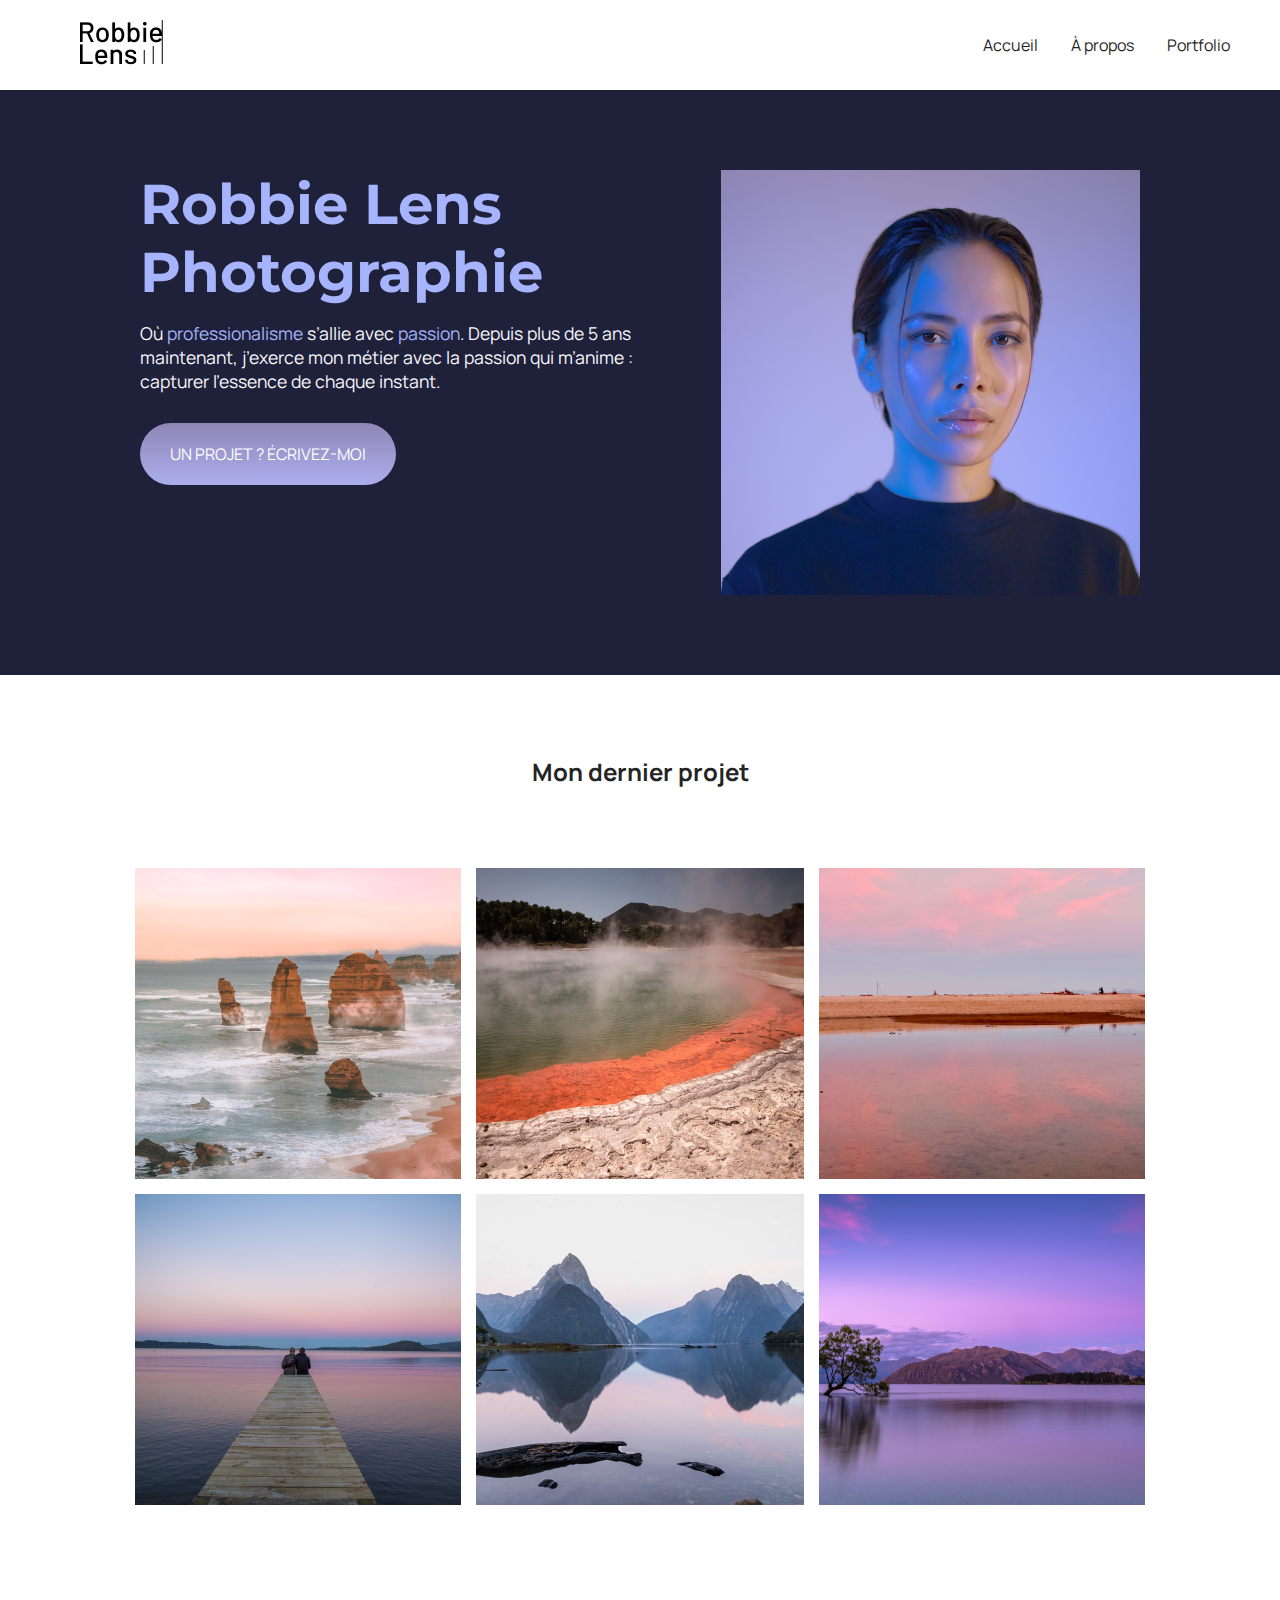
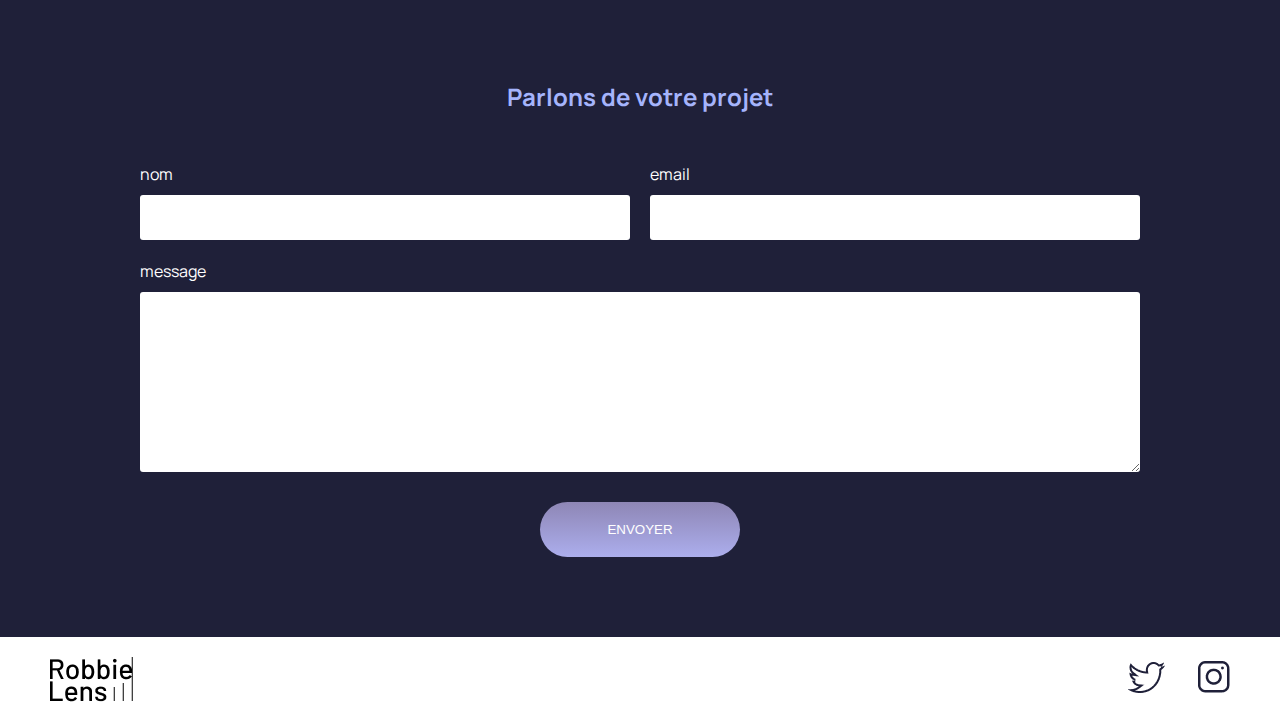
<file: index.html>
<!DOCTYPE html>
<html lang="fr">

<head>
    <meta charset="utf-8" >
    <title>Accueil - Robbie Lens Photographie</title>
    <link href="style/style.css" rel="stylesheet" >
    <link href="style/index.css" rel="stylesheet" >
    <link rel="preconnect" href="https://fonts.googleapis.com">
    <link rel="preconnect" href="https://fonts.gstatic.com" crossorigin>
    <link href="https://fonts.googleapis.com/css2?family=Manrope&family=Montserrat&display=swap" rel="stylesheet">
</head>

<body>
    <header>
        <nav>
            <a href="index.html" class="lien-icone">
                <img src="images/logo.png" alt="Logo Robbie Lens" >
            </a>
            <div>
                <a href="index.html">Accueil</a>
                <a href="a-propos.html">À propos</a>
                <a href="portfolio.html">Portfolio</a>
            </div>
        </nav>
    </header>
    <main>
        <section class="accueil-introduction">
            <div>
                <h1>Robbie Lens Photographie</h1>
                <p>
                    Où <em>professionalisme</em> s’allie avec <em>passion</em>. Depuis
                    plus de 5 ans maintenant, j’exerce mon métier avec la passion
                    qui m’anime : capturer l’essence de chaque instant.
                </p>
                <a href="#contact" class="cta">UN PROJET ? ÉCRIVEZ-MOI</a>
            </div>
            <img src="images/robbie-lens.png" alt="Portrait avec effet de la photographe Robbie Lens" >
        </section>
        <section class="accueil-photos">
            <h2>Mon dernier projet</h2>
            <div>
                <img src="images/accueil/element-1.png" alt="Twelve apostles - Australie" >
                <img src="images/accueil/element-2.png" alt="Wai-O-Tapu - Nouvelle-Zélande" >
                <img src="images/accueil/element-3.png" alt="Parc National d’Abel Tasman - Nouvelle-Zélande" >
            </div>
            <div>
                <img src="images/accueil/element-4.png" alt="Lac Rotorua - Nouvelle-Zélande" >
                <img src="images/accueil/element-5.png" alt="Milford Sound - Nouvelle-Zélande" >
                <img src="images/accueil/element-6.png" alt="Lac Wanaka - Nouvelle-Zélande" >
            </div>
        </section>
        <section id="contact" class="section-contact">
            <h2>Parlons de votre projet</h2>
            <form method="get" action="#">
                <div class="form-nom-email">
                    <div class="form-column">
                        <label for="nom">nom</label>
                        <input type="text" name="nom" id="nom" >
                    </div>
                    <div class="form-column">
                        <label for="email">email</label>
                        <input type="email" name="email" id="email" >
                    </div>
                </div>
                <label for="message">message</label>
                <textarea name="message" id="message" rows="10"></textarea>
                <input type="submit" value="ENVOYER" class="cta" >
            </form>
        </section>
    </main>
    <footer>
        <img src="images/logo.png" alt="Logo Robbie Lens" >
        <div>
            <a target="_blank" href="https://twitter.com/" class="lien-icone">
                <img src="images/twitter.png" alt="Logo Twitter" >
            </a>
            <a target="_blank" href="https://www.instagram.com/" class="lien-icone">
                <img src="images/instagram.png" alt="Logo Instagram" >
            </a>
        </div>
    </footer>
</body>

</html>
</file>
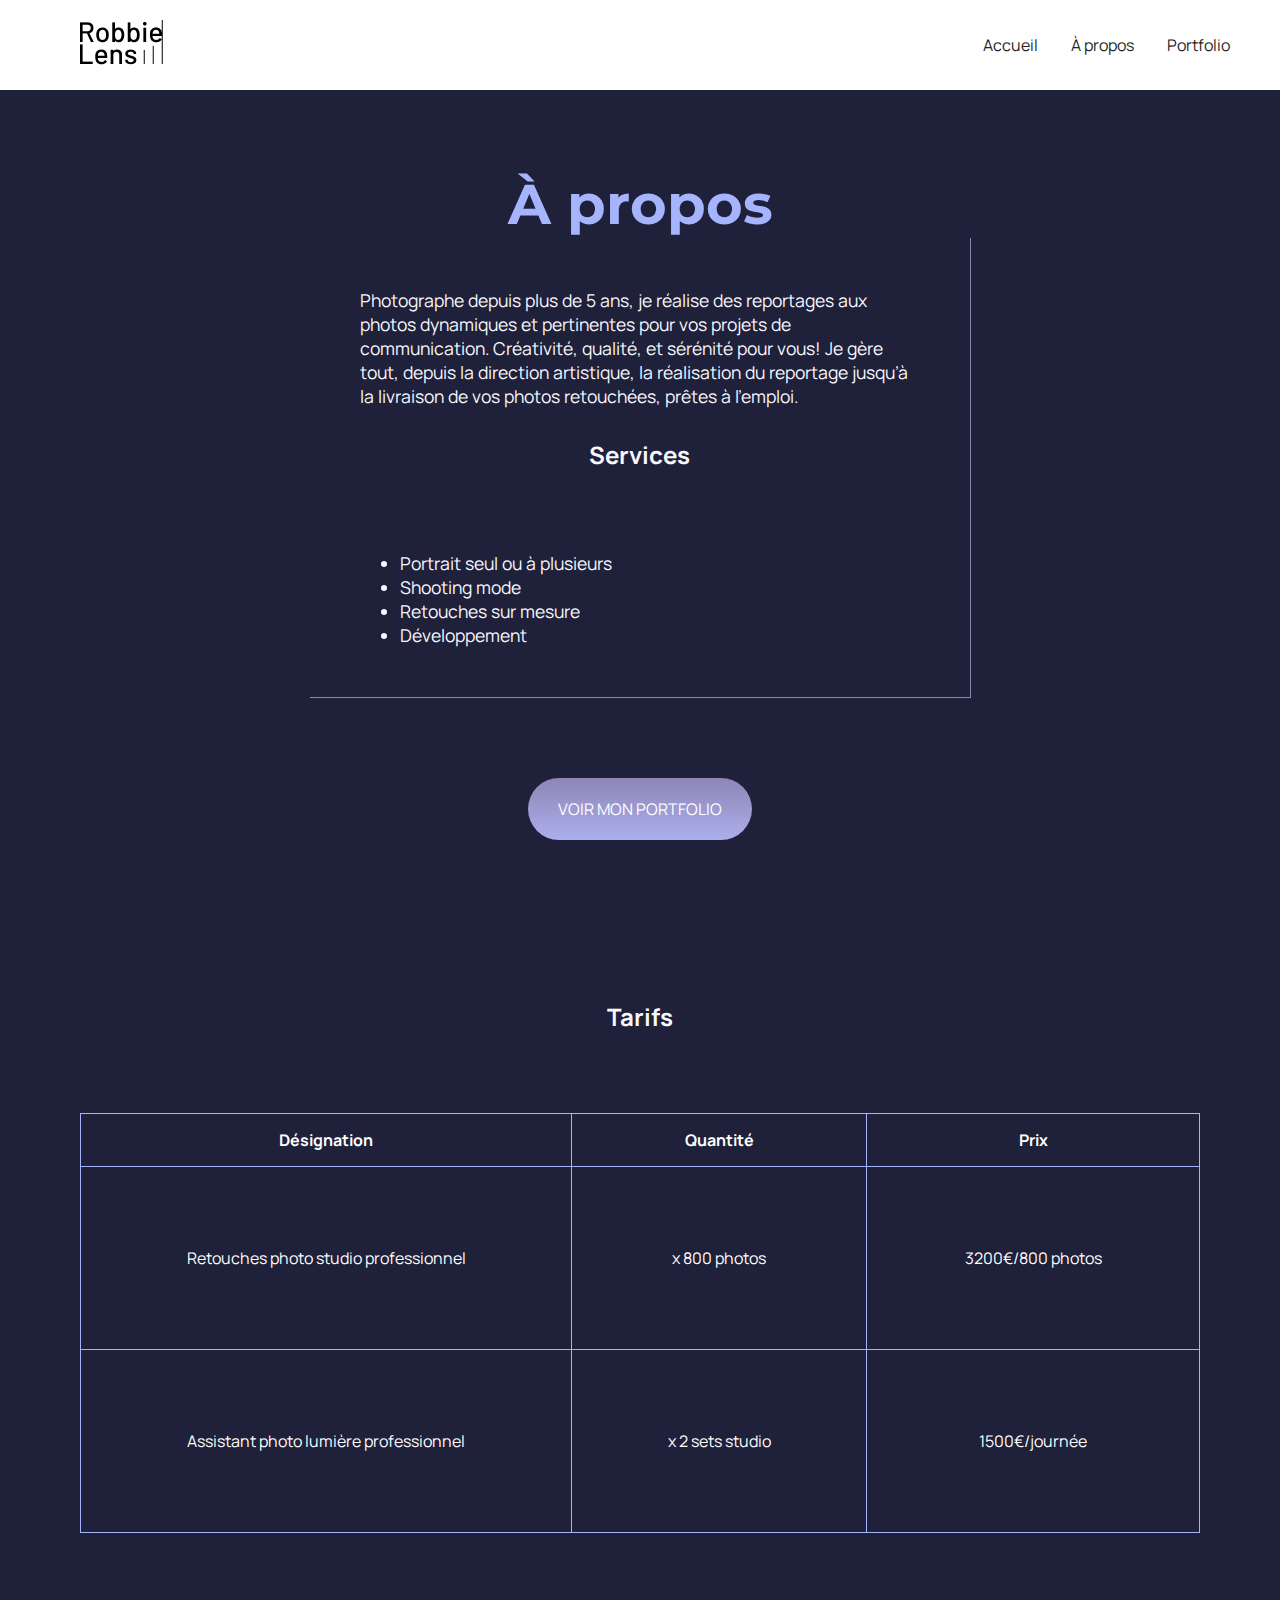
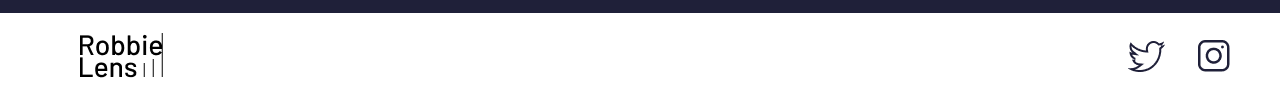
<file: a-propos.html>
<!DOCTYPE html>
<html lang="fr">

<head>
    <meta charset="utf-8" >
    <title>À propos - Robbie Lens Photographie</title>
    <link href="style/style.css" rel="stylesheet" >
    <link href="style/a-propos.css" rel="stylesheet" >
    <link rel="preconnect" href="https://fonts.googleapis.com">
    <link rel="preconnect" href="https://fonts.gstatic.com" crossorigin>
    <link href="https://fonts.googleapis.com/css2?family=Manrope&family=Montserrat&display=swap" rel="stylesheet">
</head>

<body>
    <header>
        <nav>
            <a href="index.html" class="lien-icone">
                <img src="images/logo.png" alt="Logo Robbie Lens" >
            </a>
            <div>
                <a href="index.html">Accueil</a>
                <a href="a-propos.html">À propos</a>
                <a href="portfolio.html">Portfolio</a>
            </div>
        </nav>
    </header>
    <main class="a-propos-main">
        <section>
            <h1>À propos</h1>
            <div class="carre-contenu">
                <p>
                    Photographe depuis plus de 5 ans, je réalise des reportages aux photos dynamiques et pertinentes
                    pour
                    vos
                    projets de communication. Créativité, qualité, et sérénité pour vous! Je gère tout, depuis la
                    direction
                    artistique, la réalisation du reportage jusqu’à la livraison de vos photos retouchées, prêtes à
                    l’emploi.
                </p>
                <h2>Services</h2>
                <ul>
                    <li>Portrait seul ou à plusieurs</li>
                    <li>Shooting mode</li>
                    <li>Retouches sur mesure</li>
                    <li>Développement</li>
                </ul>
            </div>
            <div>
                <a href="portfolio.html" class="cta">VOIR MON PORTFOLIO</a>
            </div>
        </section>
        <section class="section-tarifs">
            <h2>Tarifs</h2>
            <table>
                <thead>
                    <tr>
                        <th>Désignation</th>
                        <th>Quantité</th>
                        <th>Prix</th>
                    </tr>
                </thead>
                <tbody>
                    <tr>
                        <td>Retouches photo
                            studio professionnel</td>
                        <td>x 800 photos</td>
                        <td>3200€/800 photos</td>
                    </tr>
                    <tr>
                        <td>Assistant photo
                            lumière professionnel</td>
                        <td>x 2 sets studio</td>
                        <td>1500€/journée</td>
                    </tr>
                </tbody>
            </table>

        </section>
    </main>
    <footer>
        <a href="index.html" class="lien-icone">
            <img src="images/logo.png" alt="Logo Robbie Lens" >
        </a>
        <div>
            <a target="_blank" href="https://twitter.com/" class="lien-icone">
                <img src="images/twitter.png" alt="Logo Twitter" >
            </a>
            <a target="_blank" href="https://www.instagram.com/" class="lien-icone">
                <img src="images/instagram.png" alt="Logo Instagram" >
            </a>
        </div>
    </footer>
</body>

</html>
</file>
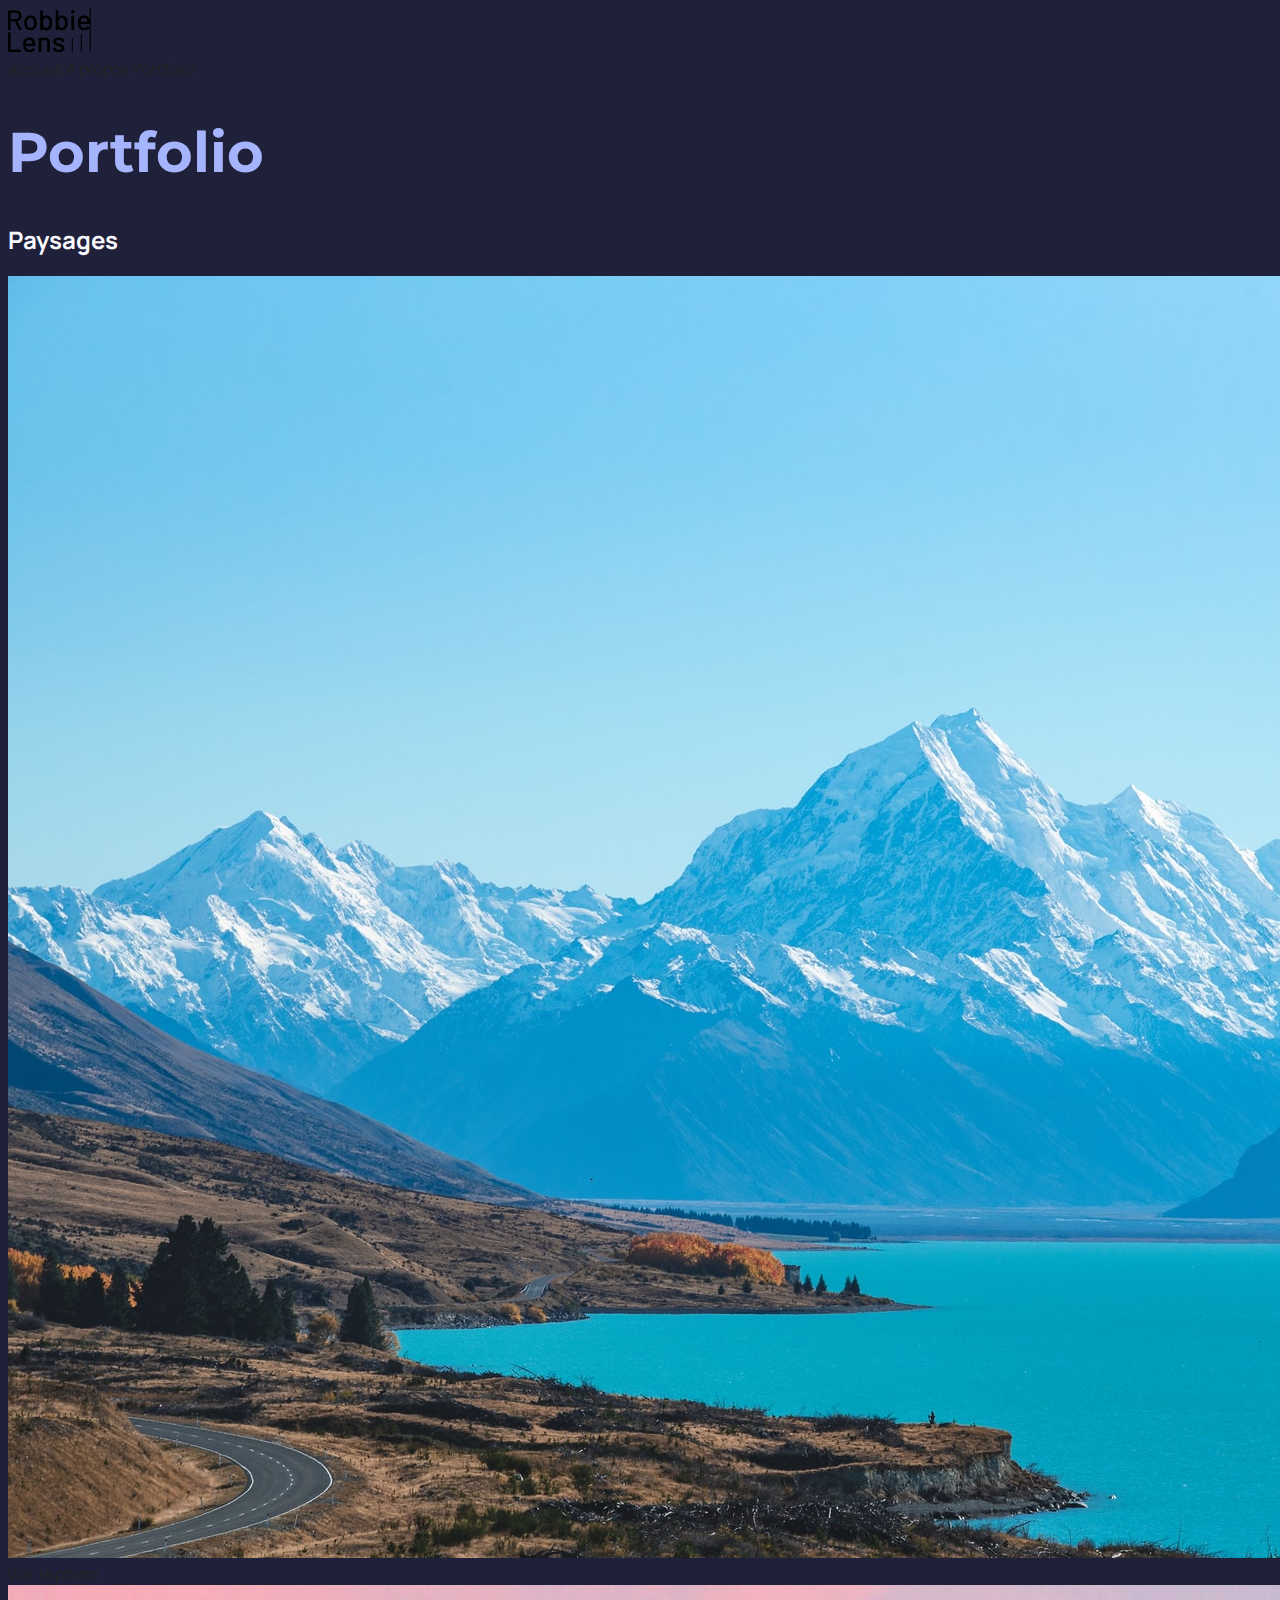
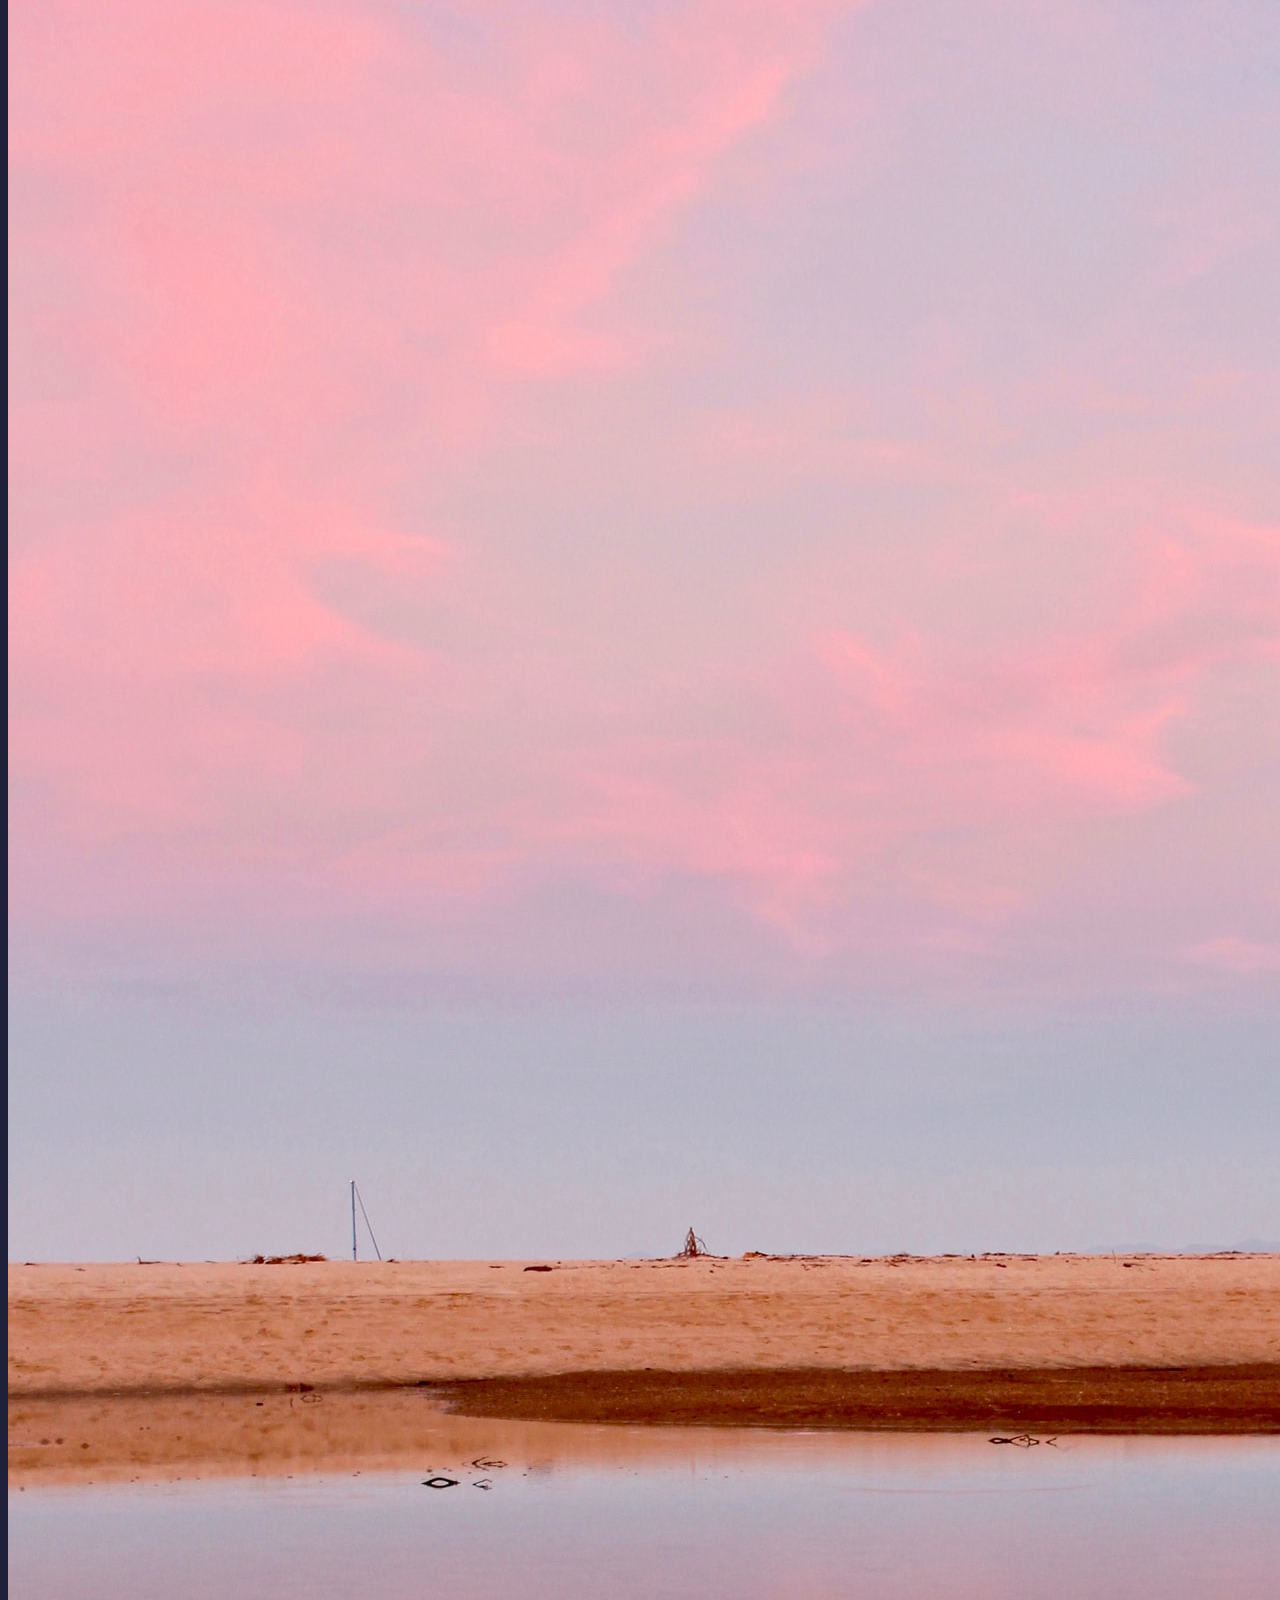
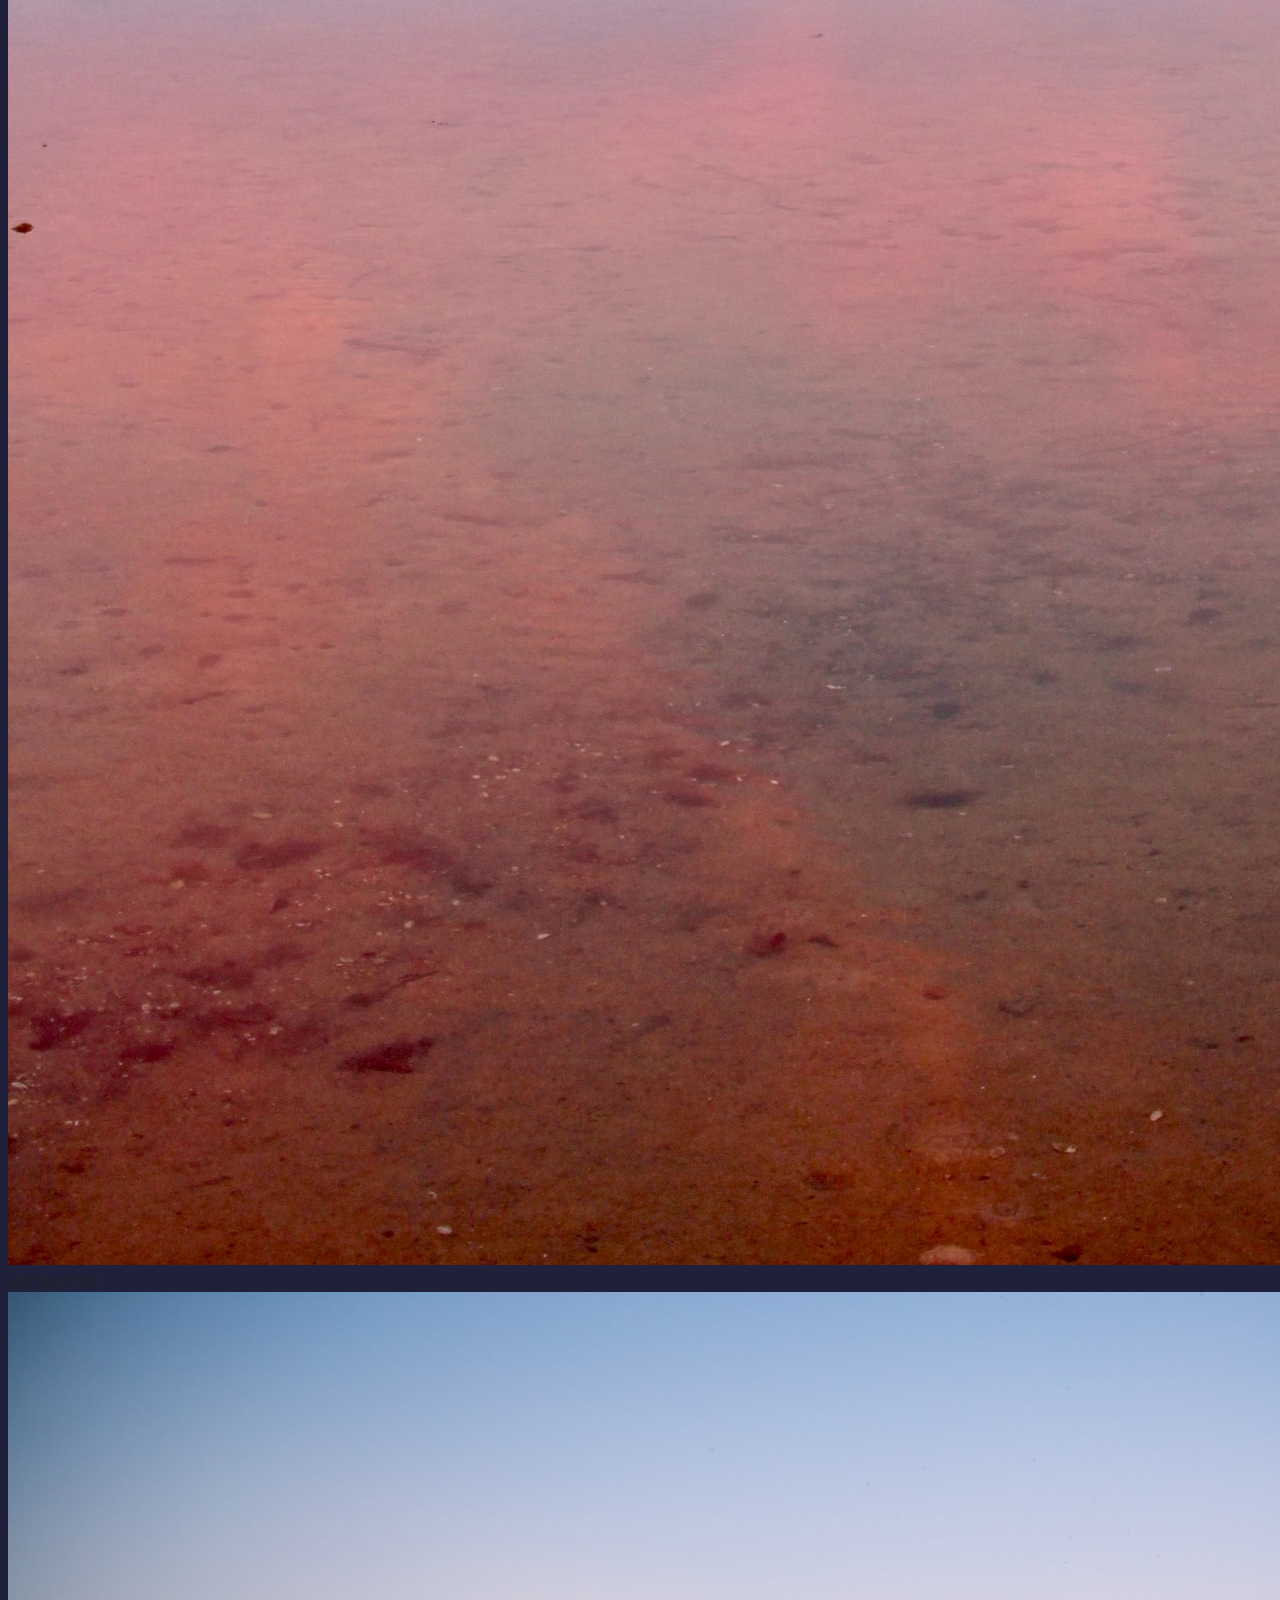
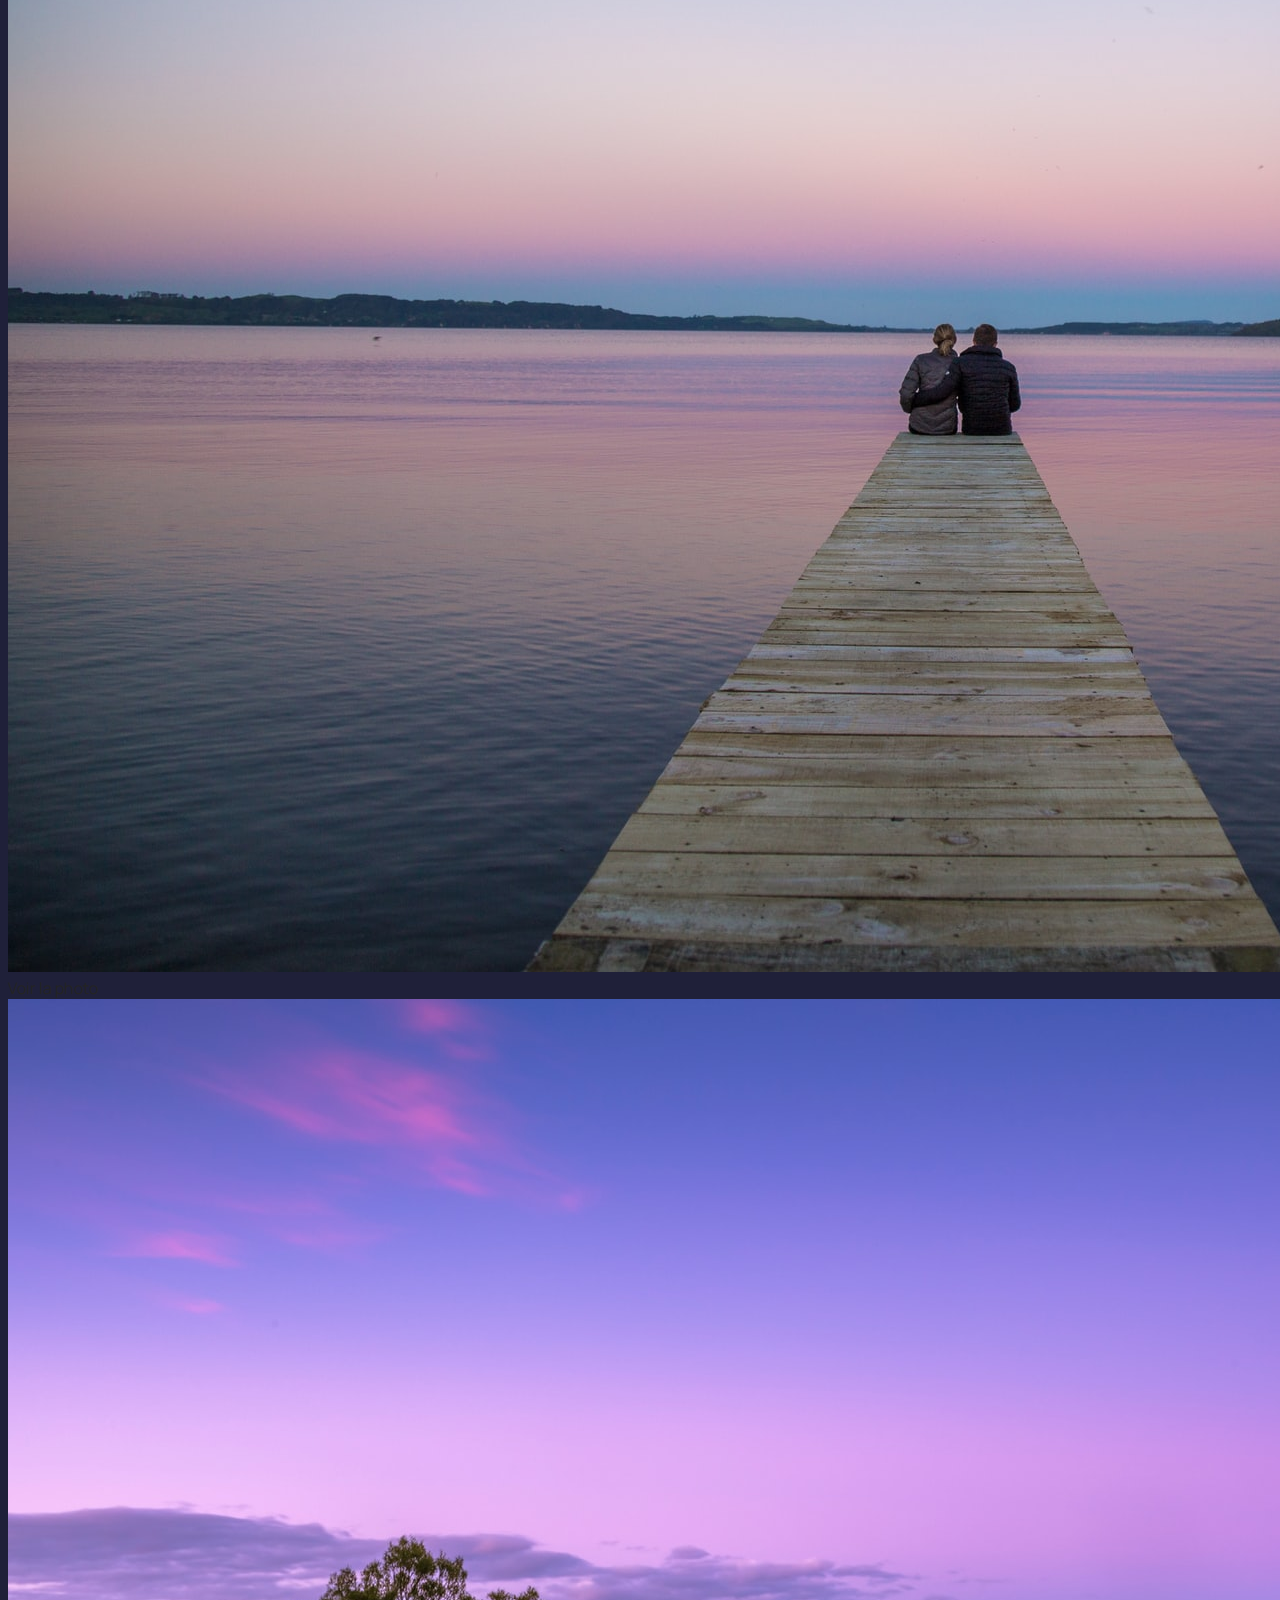
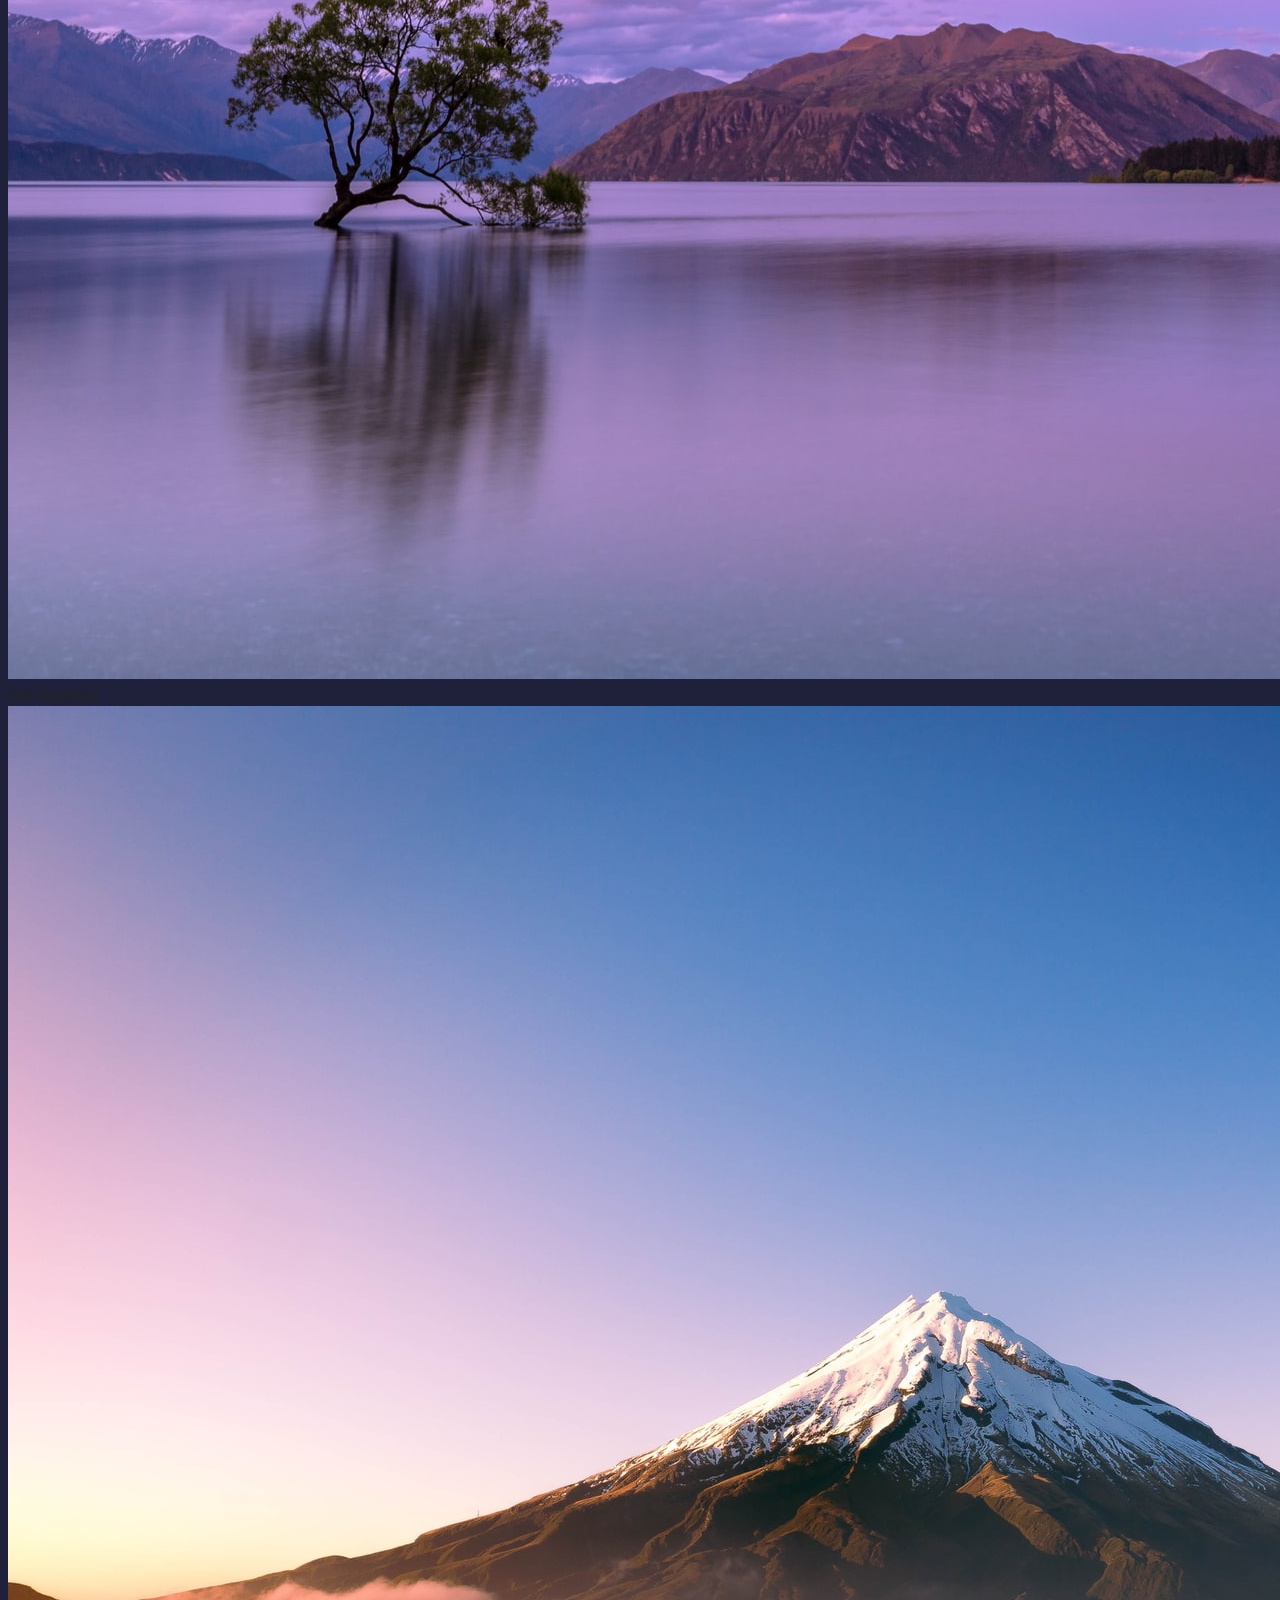
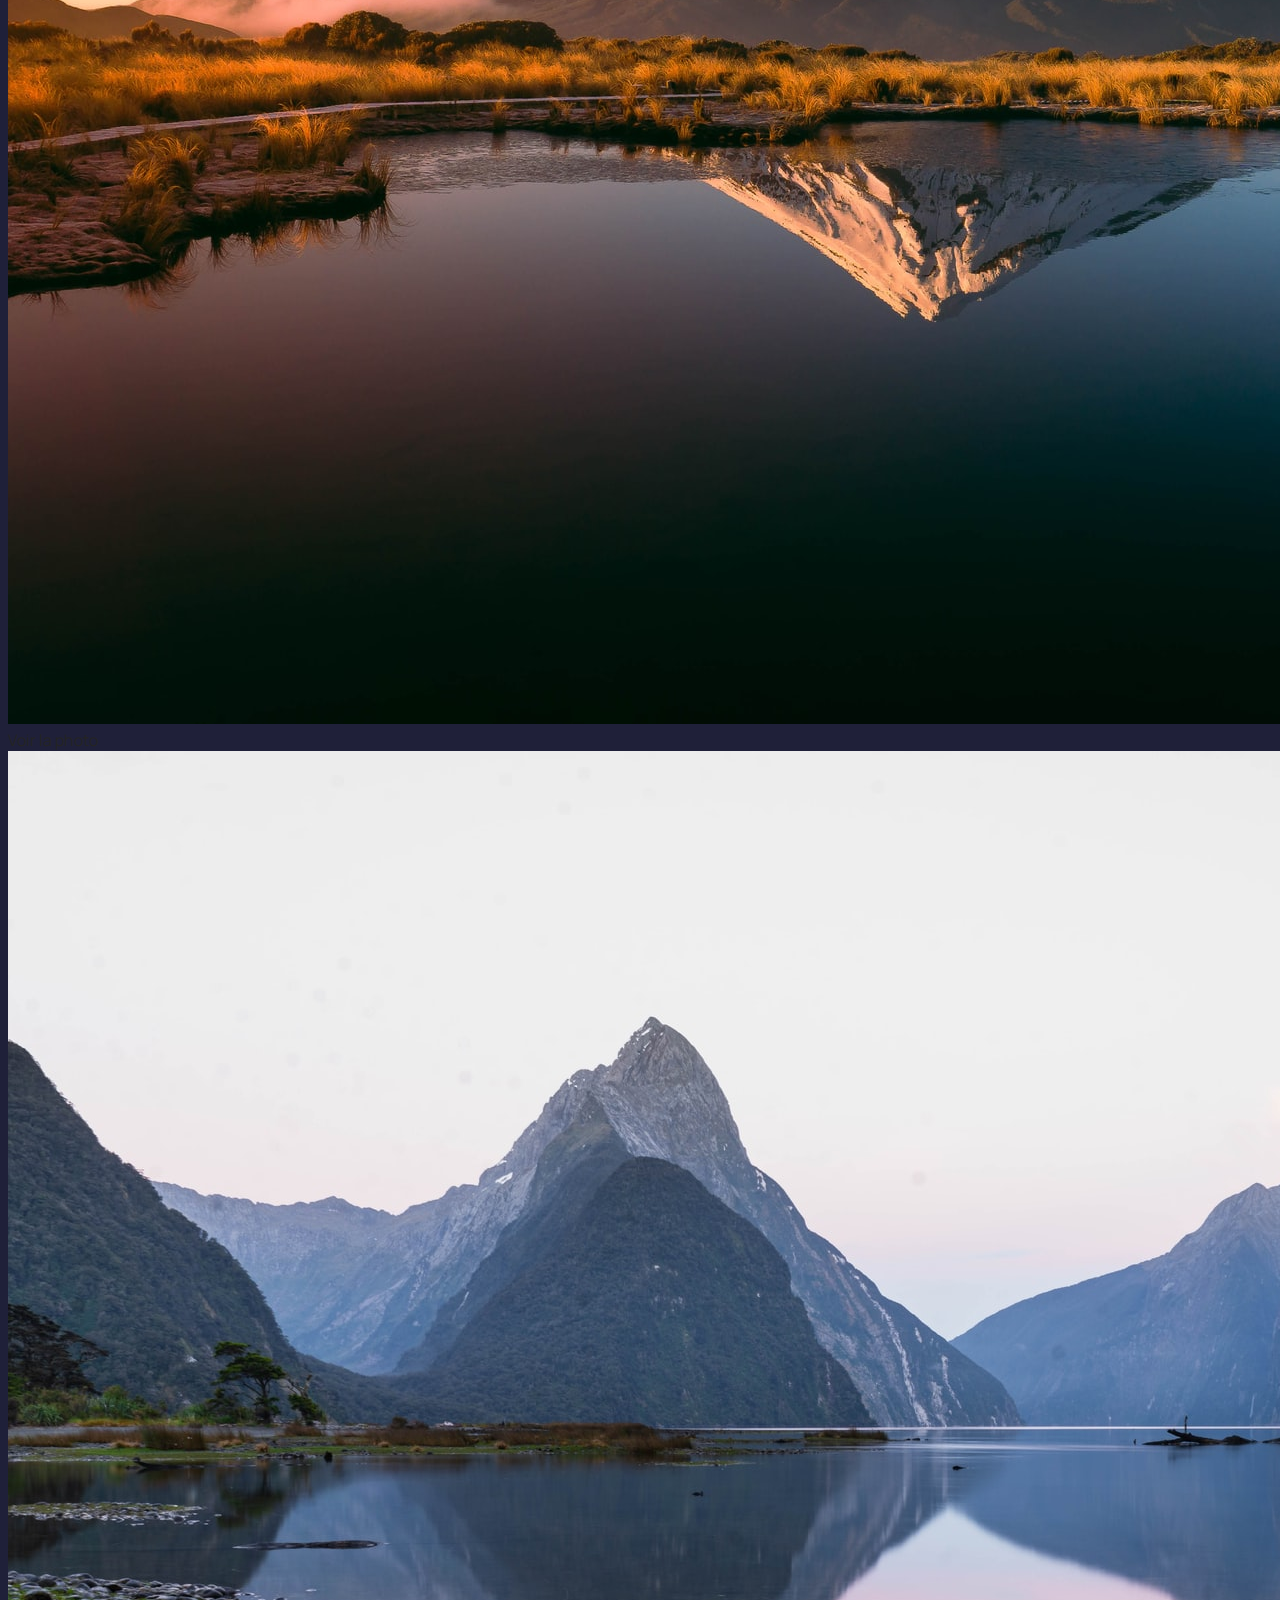
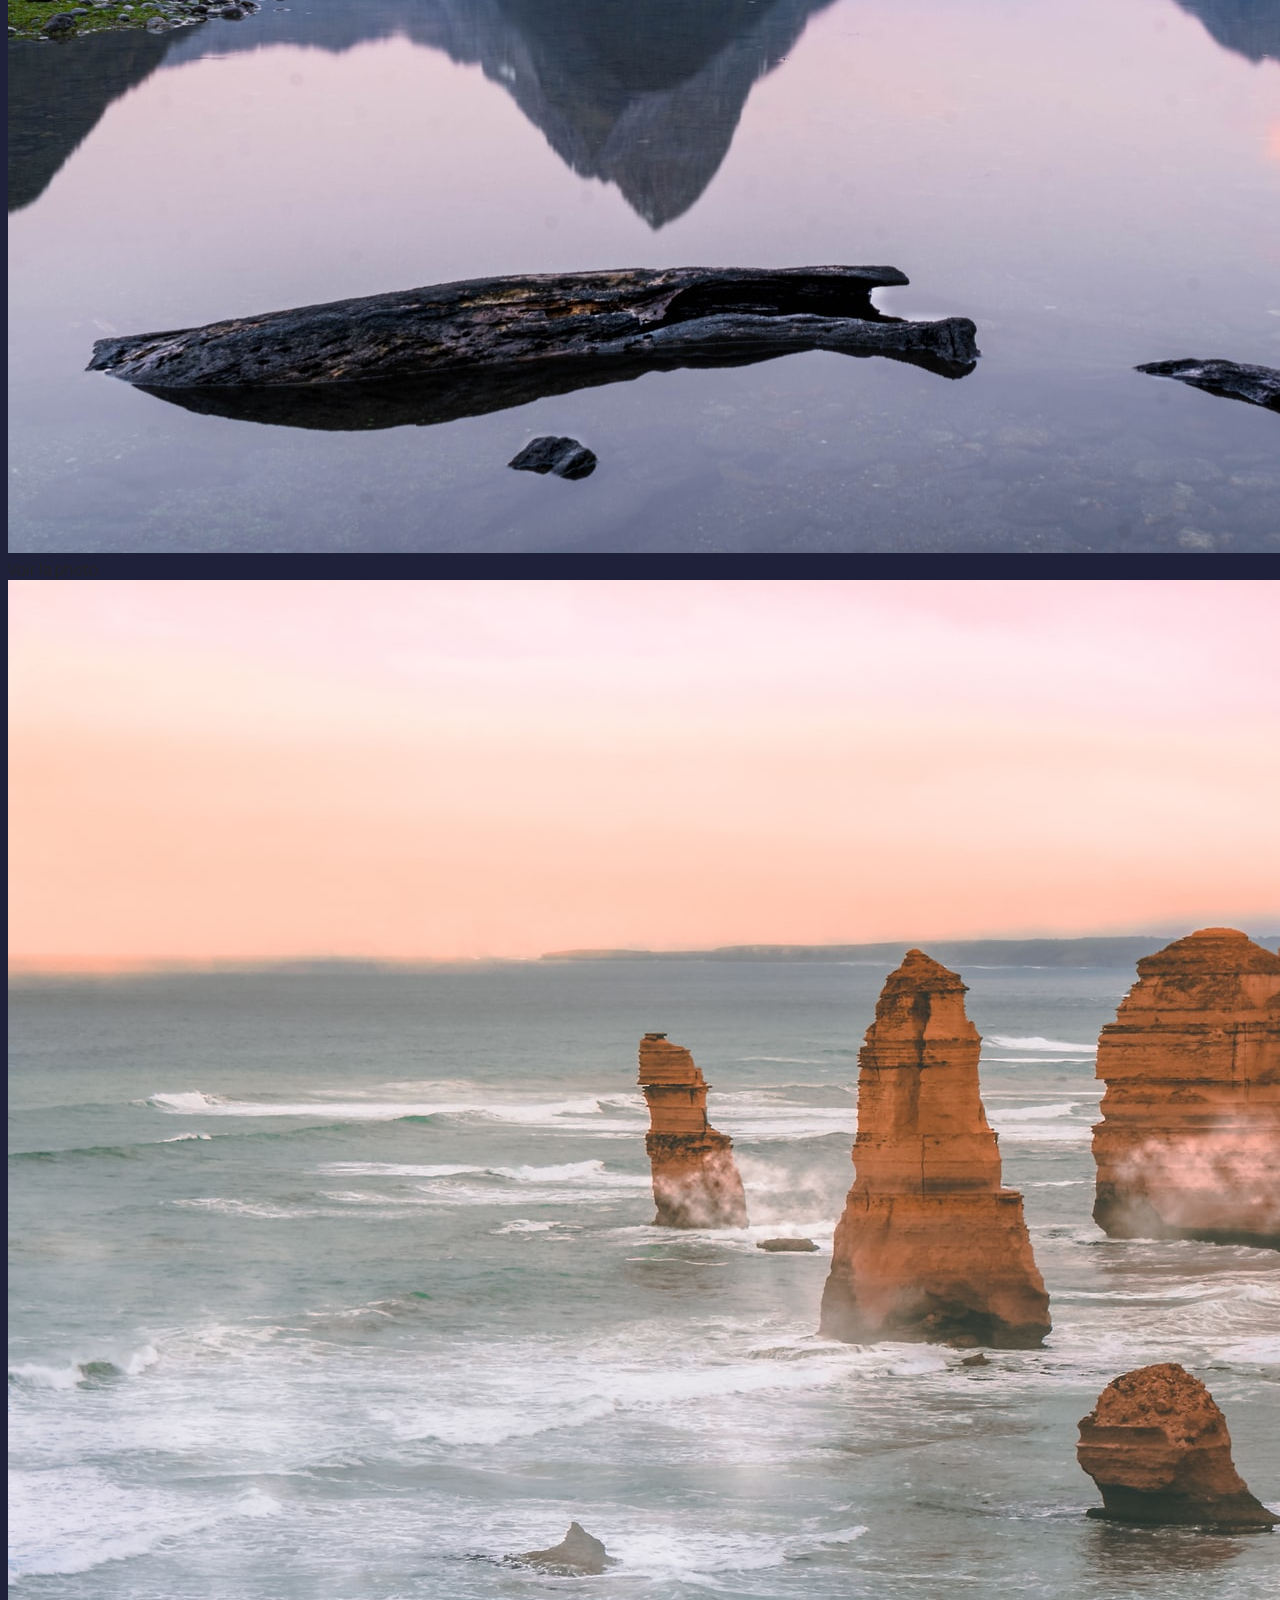
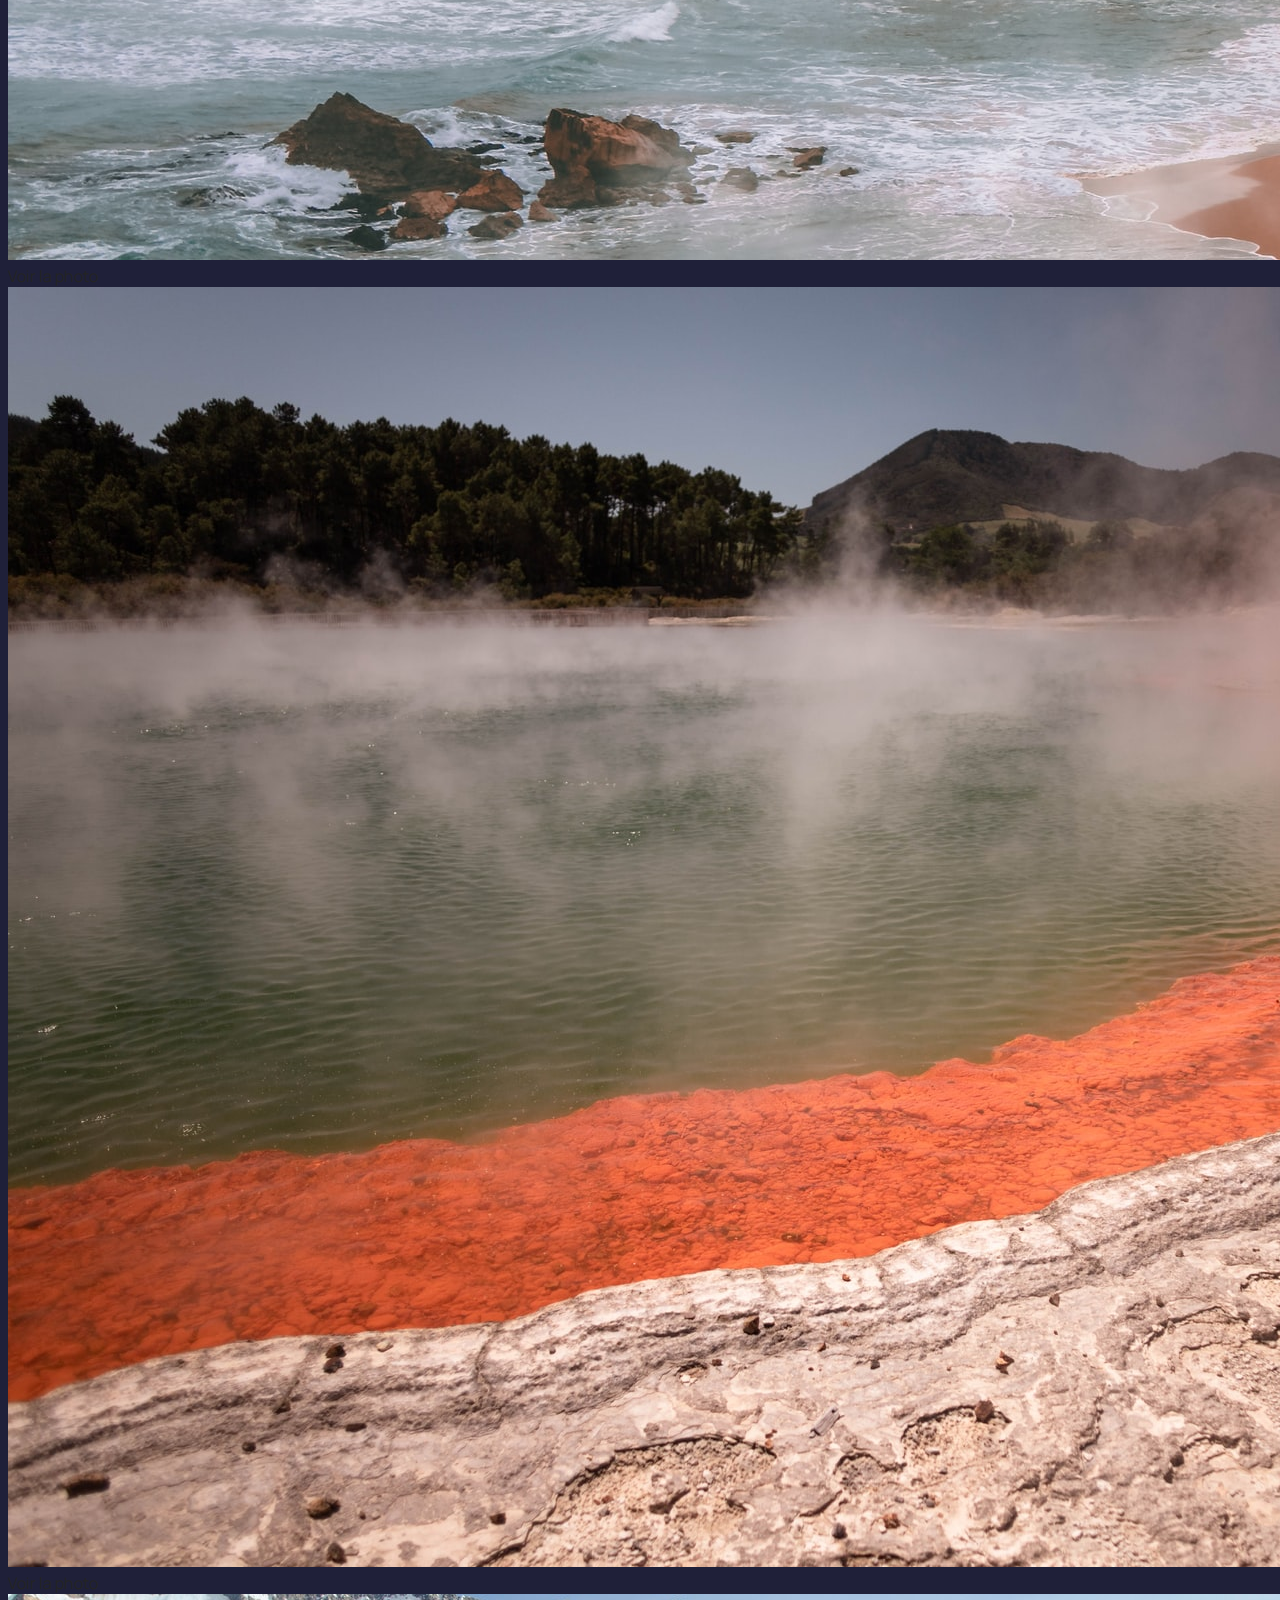
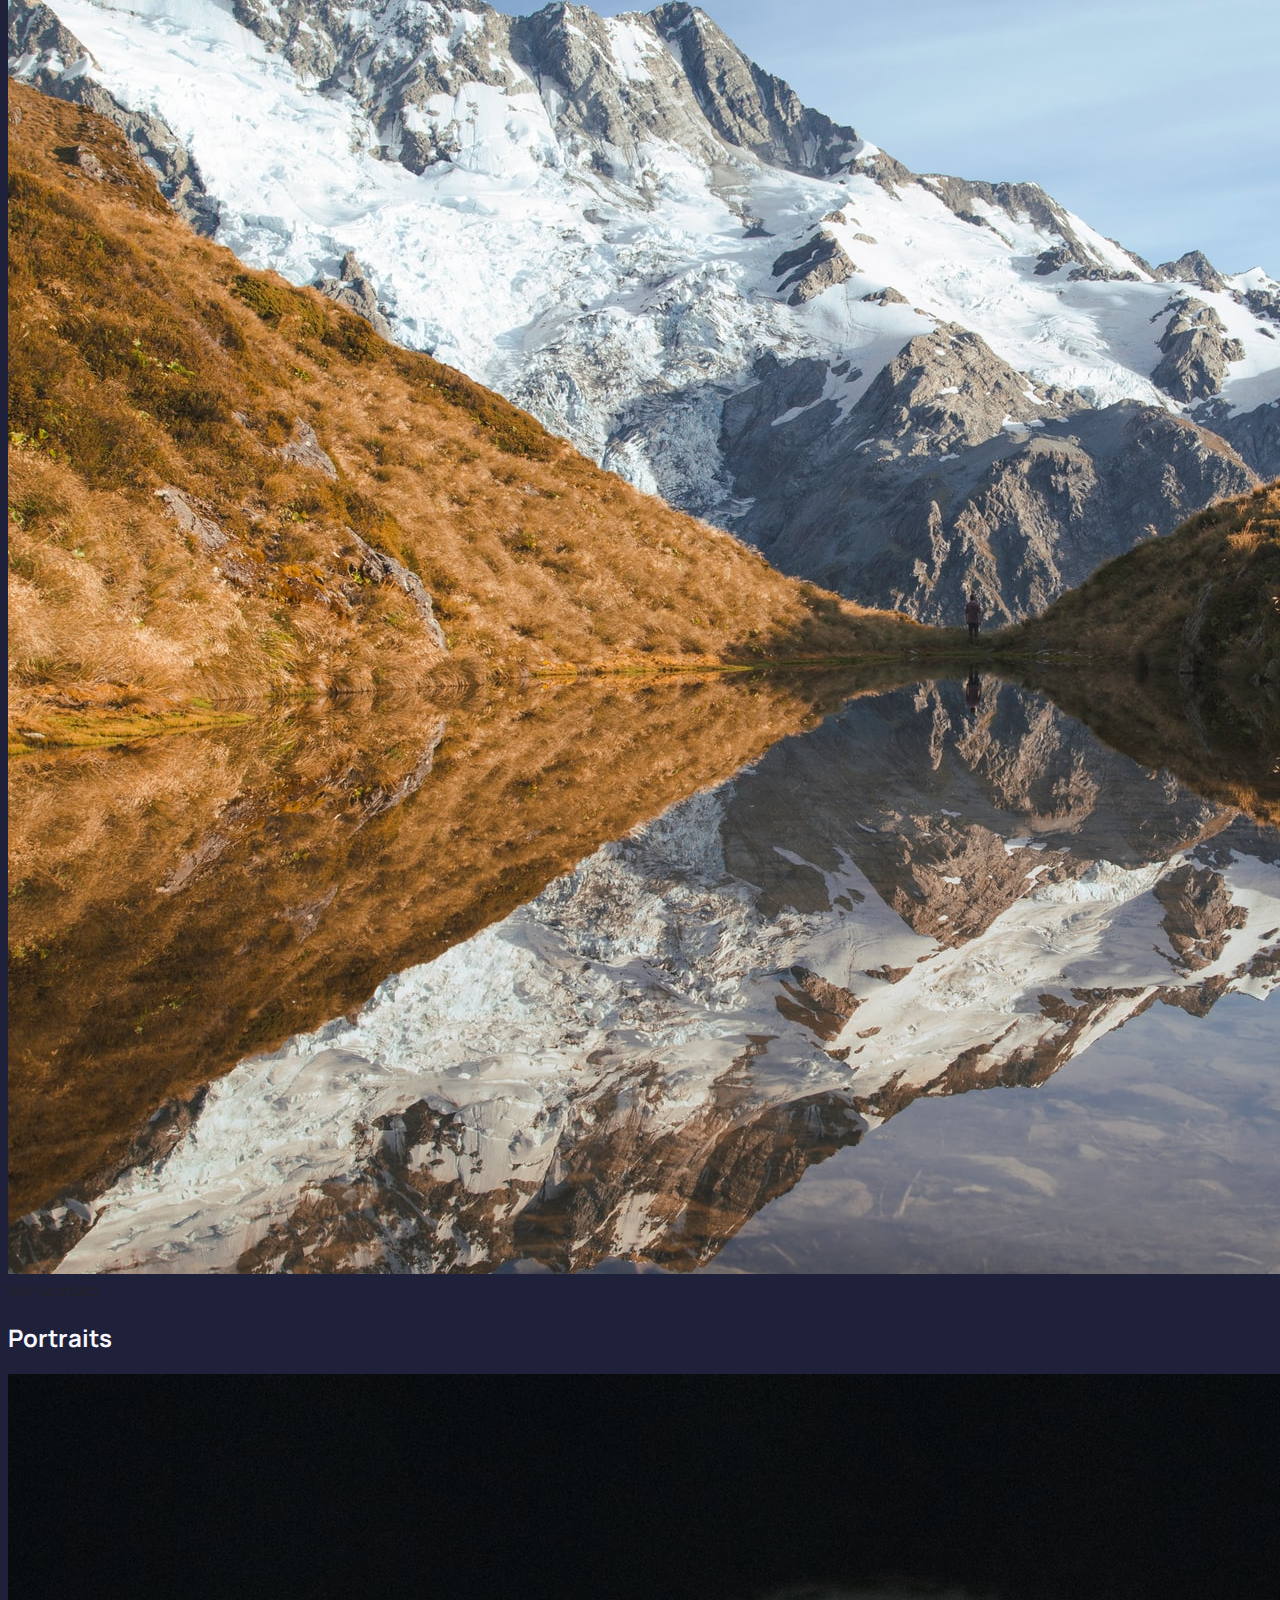
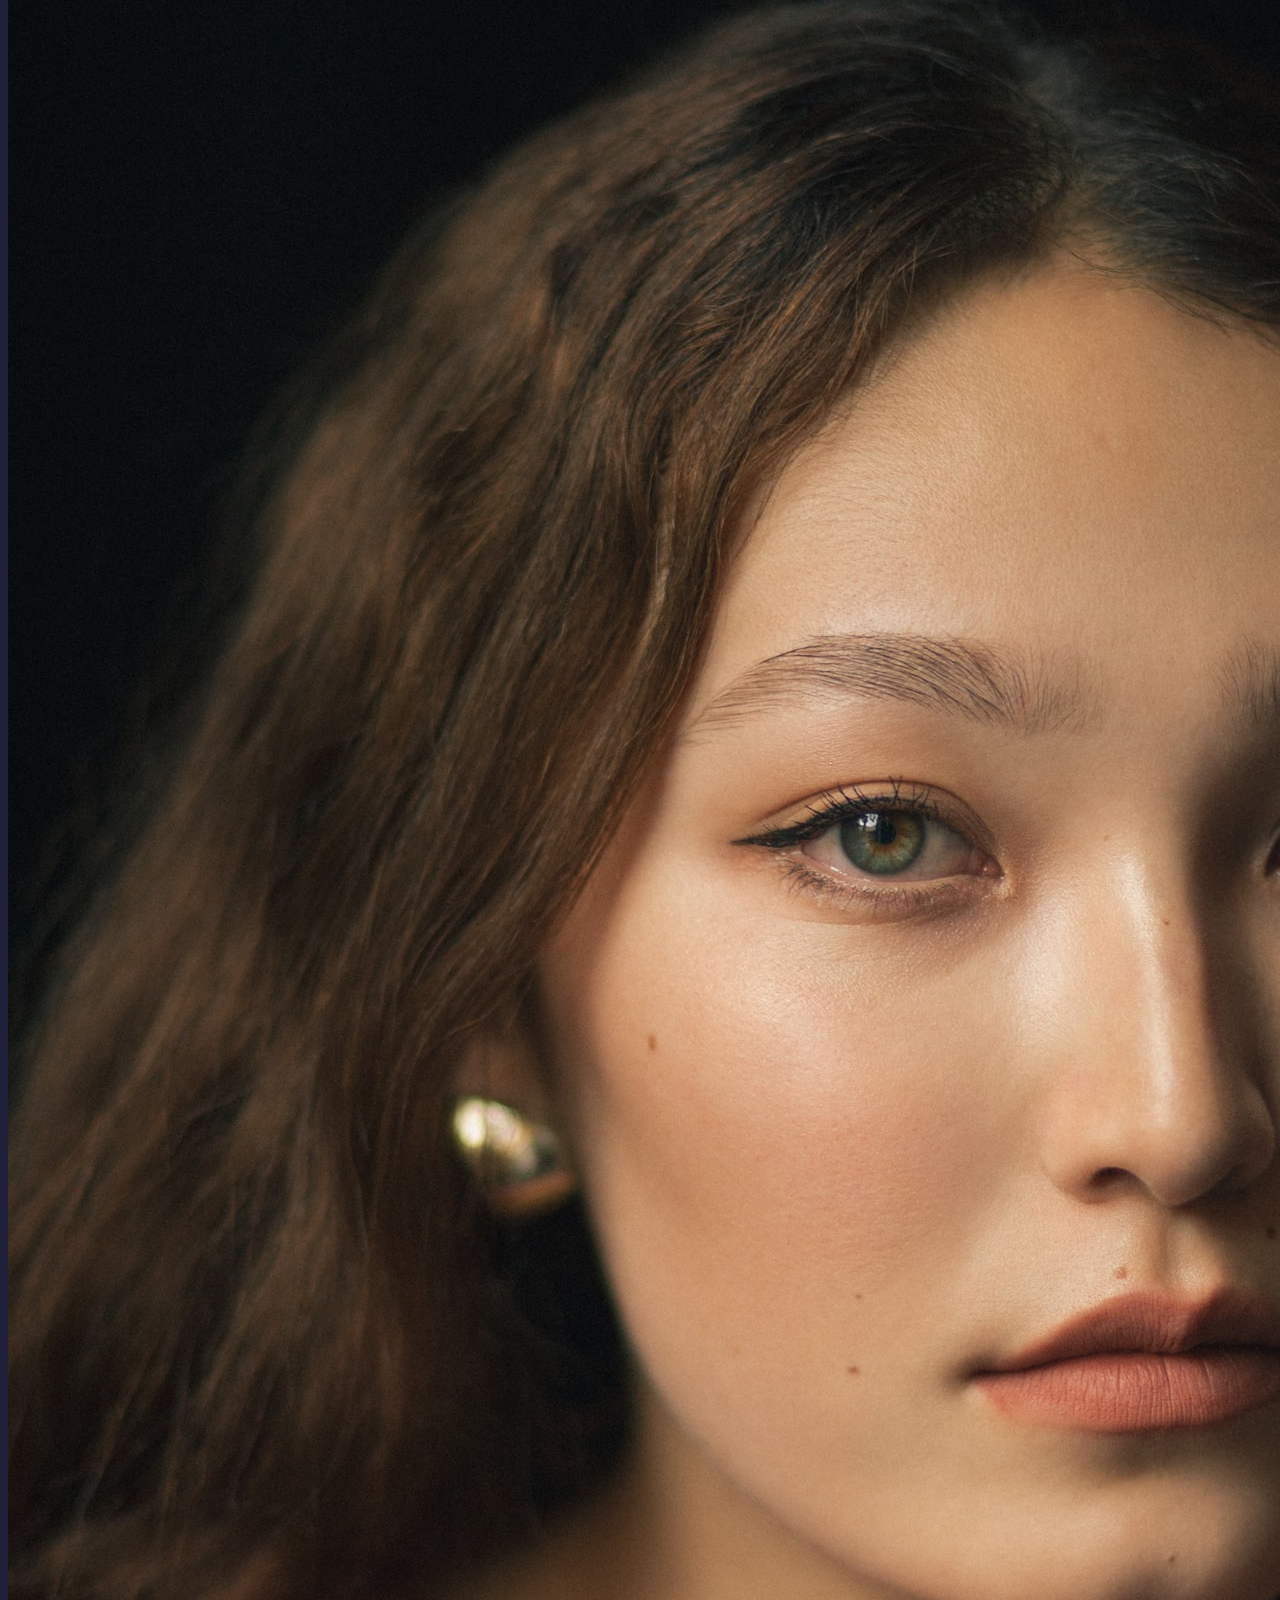
<file: portfolio.html>
<!DOCTYPE html>
<html lang="fr">

<head>
    <meta charset="utf-8" >
    <title>Portfolio - Robbie Lens Photographie</title>
    <link href="style.css" rel="stylesheet" >
    <link rel="preconnect" href="https://fonts.googleapis.com">
    <link rel="preconnect" href="https://fonts.gstatic.com" crossorigin>
    <link href="https://fonts.googleapis.com/css2?family=Manrope&family=Montserrat&display=swap" rel="stylesheet">
</head>

<body>
    <header>
        <nav>
            <a href="index.html" class="lien-icone">
                <img src="images/logo.png" alt="Logo Robbie Lens" >
            </a>
            <div>
                <a href="index.html">Accueil</a>
                <a href="a-propos.html">À propos</a>
                <a href="portfolio.html">Portfolio</a>
            </div>
        </nav>
    </header>
    <main>
        <section>
            <h1>Portfolio</h1>
        </section>
        <section class="portfolio-section-photos">
            <h2>Paysages</h2>
            <div class="grid-paysages">
                <a href="images/portfolio/paysage1.jpg" class="lien-conteneur-photo">
                    <img src="images/portfolio/paysage1.jpg" alt="Mont Aoraki - Nouvelle-Zélande" >
                    <div class="photo-hover">Voir la photo</div>
                </a>
                <a href="images/portfolio/paysage2.jpg" class="lien-conteneur-photo">
                    <img src="images/portfolio/paysage2.jpg" alt="Parc National d’Abel Tasman - Nouvelle-Zélande" >
                    <div class="photo-hover">Voir la photo</div>
                </a>
                <a href="images/portfolio/paysage3.jpg" class="lien-conteneur-photo">
                    <img src="images/portfolio/paysage3.jpg" alt="Lac Rotorua - Nouvelle-Zélande" >
                    <div class="photo-hover">Voir la photo</div>
                </a>
                <a href="images/portfolio/paysage4.jpg" class="lien-conteneur-photo">
                    <img src="images/portfolio/paysage4.jpg" alt="Lac Wanaka - Nouvelle-Zélande" >
                    <div class="photo-hover">Voir la photo</div>
                </a>
                <a href="images/portfolio/paysage5.jpg" class="lien-conteneur-photo">
                    <img src="images/portfolio/paysage5.jpg" alt="Mont Taranaki - Nouvelle-Zélande" >
                    <div class="photo-hover">Voir la photo</div>
                </a>
                <a href="images/portfolio/paysage6.jpg" class="lien-conteneur-photo">
                    <img src="images/portfolio/paysage6.jpg" alt="Milford Sound - Nouvelle-Zélande" >
                    <div class="photo-hover">Voir la photo</div>
                </a>
                <a href="images/portfolio/paysage7.jpg" class="lien-conteneur-photo">
                    <img src="images/portfolio/paysage7.jpg" alt="Twelve Apostle - Australie" >
                    <div class="photo-hover">Voir la photo</div>
                </a>
                <a href="images/portfolio/paysage8.jpg" class="lien-conteneur-photo">
                    <img src="images/portfolio/paysage8.jpg" alt="Wai-O-Tapu - Nouvelle-Zélande" >
                    <div class="photo-hover">Voir la photo</div>
                </a>
                <a href="images/portfolio/paysage9.jpg" class="lien-conteneur-photo">
                    <img src="images/portfolio/paysage9.jpg" alt="Mont Cook - Nouvelle Zélande" >
                    <div class="photo-hover">Voir la photo</div>
                </a>
            </div>
            <h2>Portraits</h2>
            <div class="grid-portraits">
                <a href="images/portfolio/portrait1.jpg" class="lien-conteneur-photo">
                    <img src="images/portfolio/portrait1.jpg" alt="Portrait jeune femme 1" >
                    <div class="photo-hover">Voir la photo</div>
                </a>
                <a href="images/portfolio/portrait2.jpg" class="lien-conteneur-photo">
                    <img src="images/portfolio/portrait2.jpg" alt="Portrait jeune femme 2" >
                    <div class="photo-hover">Voir la photo</div>
                </a>
                <a href="images/portfolio/portrait3.jpg" class="lien-conteneur-photo">
                    <img src="images/portfolio/portrait3.jpg" alt="Portrait jeune homme 3" >
                    <div class="photo-hover">Voir la photo</div>
                </a>
                <a href="images/portfolio/portrait4.jpg" class="lien-conteneur-photo">
                    <img src="images/portfolio/portrait4.jpg" alt="Portrait jeune femme 4" >
                    <div class="photo-hover">Voir la photo</div>
                </a>
                <a href="images/portfolio/portrait5.jpg" class="lien-conteneur-photo">
                    <img src="images/portfolio/portrait5.jpg" alt="Portrait jeune femme 5" >
                    <div class="photo-hover">Voir la photo</div>
                </a>
                <a href="images/portfolio/portrait6.jpg" class="lien-conteneur-photo">
                    <img src="images/portfolio/portrait6.jpg" alt="Portrait jeune femme 6" >
                    <div class="photo-hover">Voir la photo</div>
                </a>

            </div>
        </section>
    </main>
    <footer>
        <a href="index.html" class="lien-icone">
            <img src="images/logo.png" alt="Logo Robbie Lens" >
        </a>
        <div>
            <a target="_blank" href="https://twitter.com/" class="lien-icone">
                <img src="images/twitter.png" alt="Logo Twitter" >
            </a>
            <a target="_blank" href="https://www.instagram.com/" class="lien-icone">
                <img src="images/instagram.png" alt="Logo Instagram" >
            </a>
        </div>
    </footer>
</body>

</html>
</file>
<file: style/style.css>
* {
  margin: 0;
}

body {
  font-family: 'Manrope', sans-serif;
  font-size: 1em;
  background-color: #1f2039;
}

a {
  color: #242424;
  text-decoration: none;
}

em {
  color: #a5b4fc;
  font-style: normal;
}

h1 {
  font-size: 3.5em;
  color: #a5b4fc;
  font-family: 'Montserrat', sans-serif;
}

h2 {
  color: #f9f8ff;
}

p,
li {
  font-size: 1.1em;
  color: #f9f8ff;
}

header,
footer {
  background-color: white;
  padding: 20px 50px;
}

.cta {
  display: inline-block;
  background: linear-gradient(#8e86b5, #acaeed);
  color: white;
  border-radius: 50px;
  padding: 20px 30px;
}

a:hover {
  text-decoration: underline;
}

.cta:hover {
  background: linear-gradient(#696484, #8788ba);
  text-decoration: none;
}

.lien-icone {
  margin-left: 30px;
}

.lien-icone:hover {
  opacity: 0.5;
}

section {
  padding: 80px;
}

footer,
nav {
  display: flex;
  flex-direction: row;
  align-items: center;
  justify-content: space-between;
}

nav a {
  margin-left: 30px;
}

@media screen and (max-width: 996px) { 
  header nav {
    flex-direction: column;
    align-items: center;
    justify-content: center;
  }
  header nav img {
    margin-bottom: 20px;
  }
  header, footer {
    padding: 20px 20px;
  }
  h1 {
    font-size: 2em;
  }
  section {
    padding: 50px 20px 50px 20px;
  }
  nav a {
    margin-left: 10px;
    margin-right: 10px;
  }
}
</file>
<file: style/index.css>
.accueil-photos {
  background-color: white;
  padding: 80px;
}

.accueil-photos h2 {
  color: #242424;
  text-align: center;
  margin-bottom: 80px;
}

.accueil-photos div {
  display: flex;
  flex-direction: row;
  gap: 15px;
  justify-content: center;
  margin-bottom: 15px;
}

.accueil-introduction {
  display: flex;
  flex-direction: row;
  max-width: 1000px;
  align-items: flex-start;
  margin: auto;
}

.accueil-introduction h1 {
  margin-bottom: 15px;
}

.accueil-introduction p {
  margin-bottom: 30px;
}

.accueil-introduction div {
  padding-right: 80px;
}

.section-contact h2 {
  color: #a5b4fc;
  text-align: center;
  margin-bottom: 50px;
}

form {
  display: flex;
  flex-direction: column;
  max-width: 1000px;
  margin: auto;
  color: white;
}

.form-nom-email {
  display: flex;
  flex-direction: row;
  gap: 20px;
}

.form-column {
  flex: 1;
  display: flex;
  flex-direction: column;
  margin-bottom: 20px;
}

input,
textarea {
  padding: 15px;
  border-radius: 3px;
  border: none;
}

label {
  margin-bottom: 10px;
}

input[type='submit'] {
  width: 200px;
  margin: auto;
  margin-top: 30px;
}

@media screen and (max-width: 996px) {
  .accueil-introduction {
    flex-direction: column;
    align-items: center;
    justify-content: center;
  }

  .accueil-introduction div {
    padding-right: 0;
    text-align: center;
    order: 2;
  }

  .accueil-introduction img {
    order: 1;
    margin-bottom: 20px;
    width: 100%;
  }

  .accueil-photos {
    padding: 20px;
  }

  .accueil-photos div {
    flex-direction: column;
  }

  .section-contact {
    padding: 50px 20px;
  }

  .form-nom-email {
    flex-direction: column;
    gap: 0;
  }
}
</file>
<file: style/a-propos.css>
.carre-contenu {
  border-right: 1px solid #8e86b5;
  border-bottom: 1px solid #8e86b5;
  padding: 50px;
  width: 50%;
  margin: auto;
  margin-bottom: 80px;
}

.carre-contenu h2 {
  margin-top: 30px;
}

.carre-contenu ul {
  margin-top: 30px;
}

.carre-contenu + div {
  text-align: center;
}

.a-propos-main {
  margin: auto;
}

table {
  color: white;
  text-align: center;
  width: 100%;
  border-collapse: collapse;
}

td,
th {
  padding: 15px;
  border: 1px solid #a5b4fc;
}

td {
  padding: 80px;
}

h2 {
  margin-bottom: 80px;
}

h1,
h2 {
  text-align: center;
}

@media screen and (max-width: 996px) {
  .section-tarifs {
    display: none;
  }
}
</file>
<file: style.css>
body {
    /* On définit une police et une taille par défaut afin de ne pas avoir à le spécifier à chaque fois */
    font-family: 'Manrope', sans-serif;
    font-size: 1em;
    background-color: #1F2039;
}

a {
    color: #242424;
    text-decoration: none;
}

em {
    color: #a5b4fc;
    font-style: normal;
}

h1 {
    font-size: 3.5em;
    color: #a5b4fc;
    font-family: 'Montserrat', sans-serif;
}

h2 {
    color: #F9F8FF;
}

p, li {
    font-size: 1.1em;
    color: #F9F8FF;
}

.entete, .pied_de_page {
    background-color: white;
}

.cta {
    background: linear-gradient(#8E86B5, #ACAEED);
    color: white;
    border-radius: 50px;
}

.carre_contenu {
    border-right: 1px #A5B4FC solid;
    border-bottom: 1px #A5B4FC solid;
}

a:hover {
    text-decoration: underline;
}

a:hover img {
    opacity: 0.5;
}

.cta:hover {
    background: linear-gradient(#696484, #8788BA);
}
</file>
